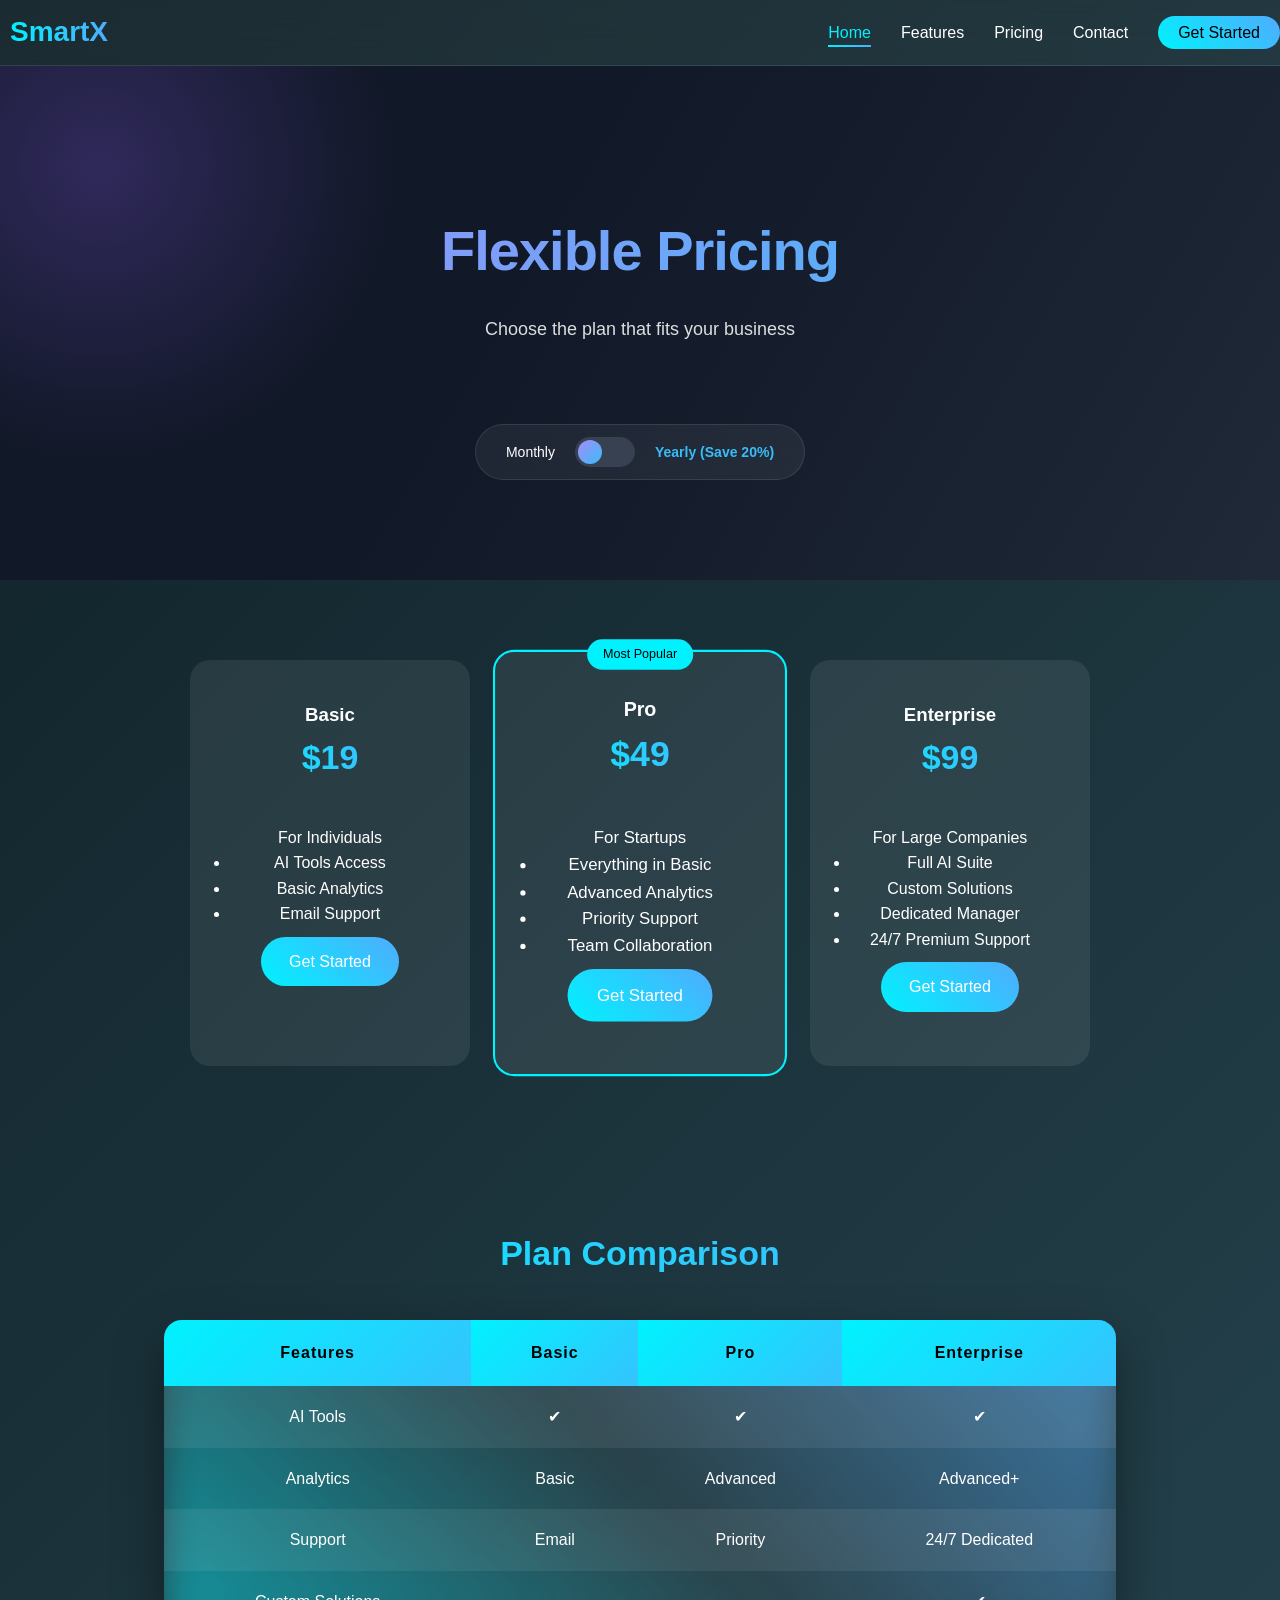
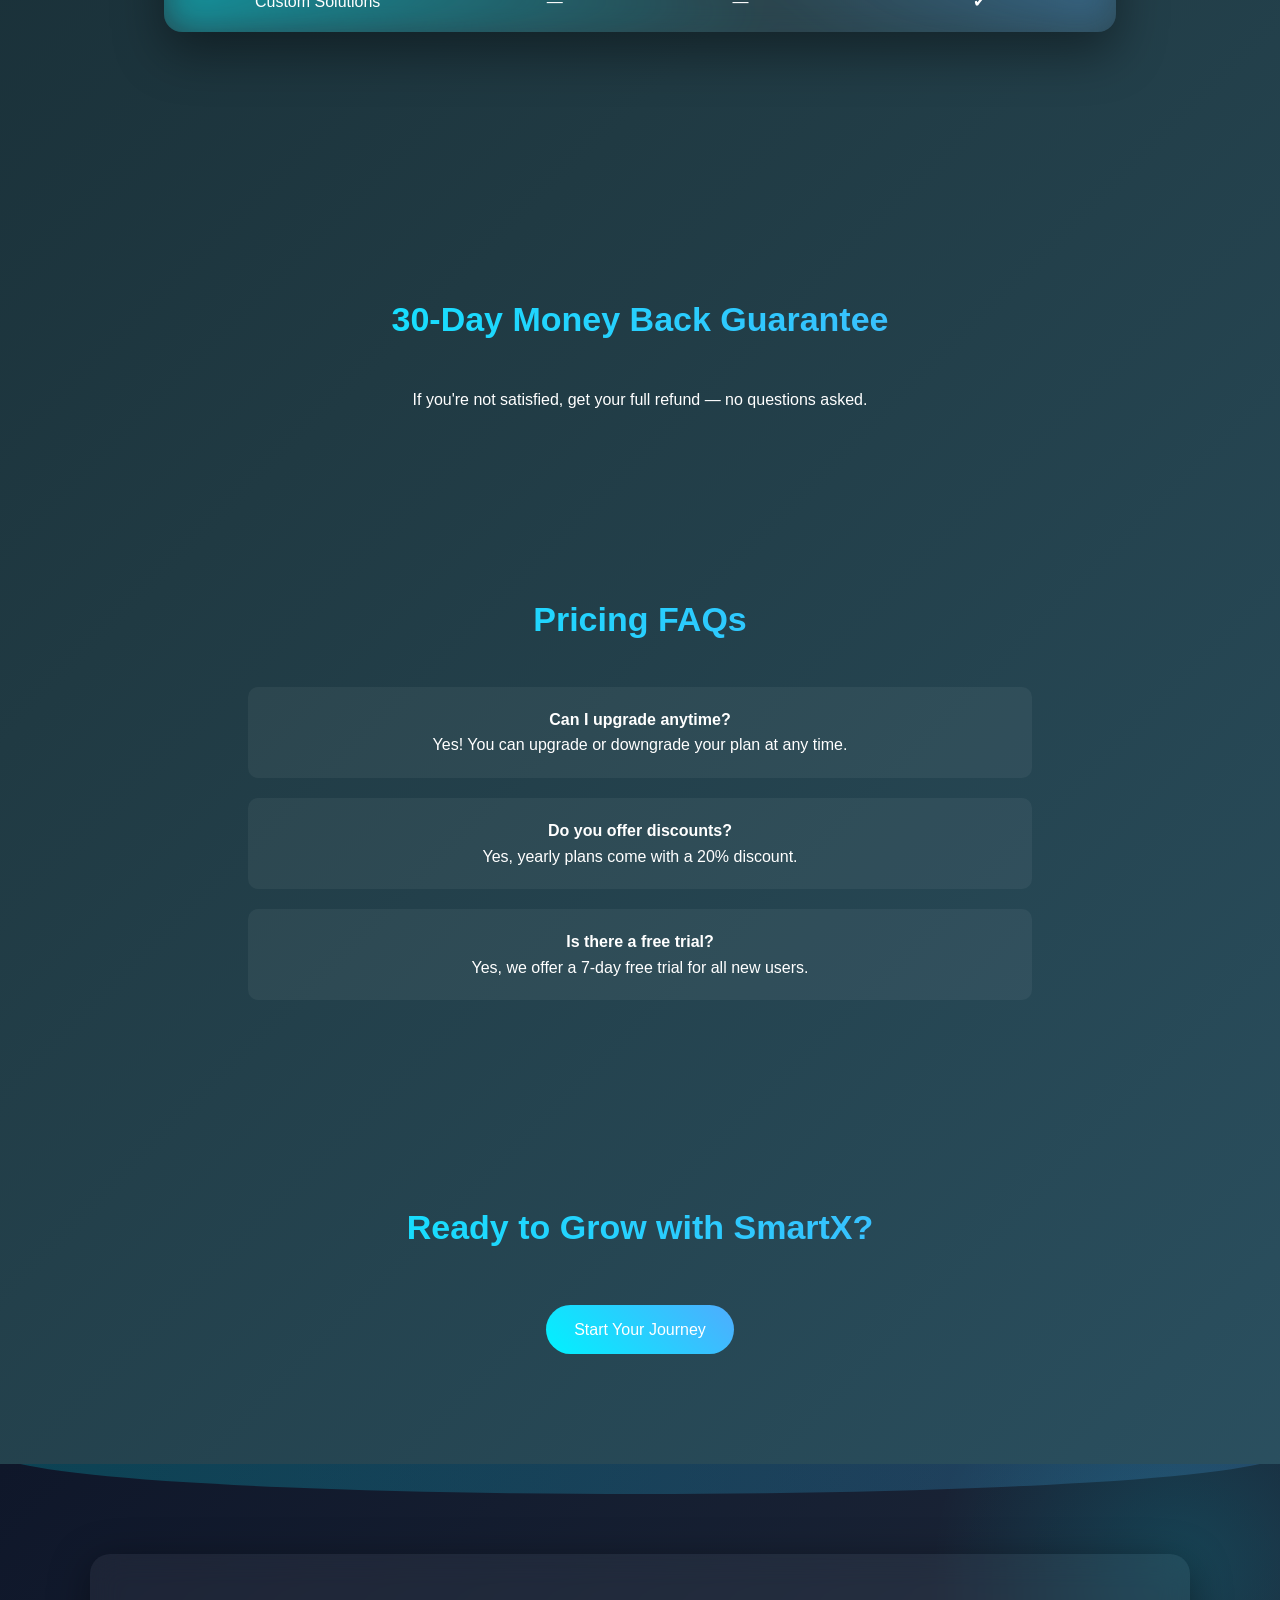
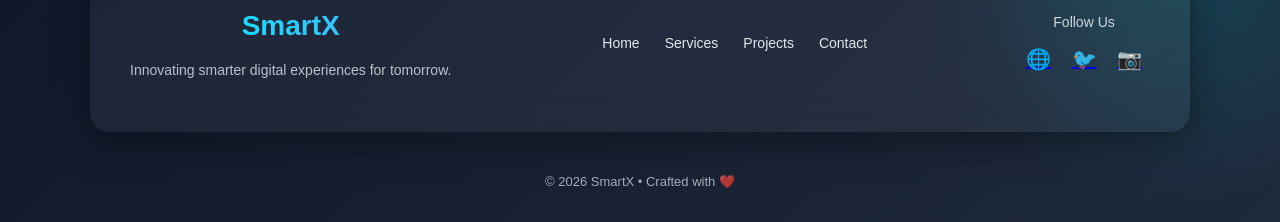
<file: pricing.html>
<!DOCTYPE html>
<html lang="en">
<head>
<meta charset="UTF-8">
<meta name="viewport" content="width=device-width, initial-scale=1.0">
<title>SmartX - Pricing</title>
<link rel="stylesheet" href="style.css">
</head>

<body>

<!-- ================= NAVIGATION ================= -->
<header id="navbar">
<nav class="nav-container">

<h2 class="logo">SmartX</h2>

<div class="menu-toggle" id="menuToggle">
<span></span>
<span></span>
<span></span>
</div>

<ul class="nav-links" id="navLinks">
<li><a href="index.html" class="active">Home</a></li>
<li><a href="features.html">Features</a></li>
<li><a href="pricing.html">Pricing</a></li>
<li><a href="contact.html">Contact</a></li>
<li><a href="#" class="nav-btn">Get Started</a></li>
</ul>

</nav>
</header>

<!-- HERO -->
<section class="page-hero">
<h1>Flexible Pricing</h1>
<p>Choose the plan that fits your business</p>

<!-- Billing Toggle -->
<div class="billing-toggle">
<span>Monthly</span>
<label class="switch">
<input type="checkbox" id="billingSwitch">
<span class="slider"></span>
</label>
<span>Yearly (Save 20%)</span>
</div>

</section>

<!-- PRICING CARDS -->
<section class="pricing-cards">

<div class="price-card">
<h3>Basic</h3>
<h2><span class="price" data-month="19" data-year="15">$19</span></h2>
<p>For Individuals</p>
<ul>
<li>AI Tools Access</li>
<li>Basic Analytics</li>
<li>Email Support</li>
</ul>
<a href="#" class="btn">Get Started</a>
</div>

<div class="price-card popular">
<div class="badge">Most Popular</div>
<h3>Pro</h3>
<h2><span class="price" data-month="49" data-year="39">$49</span></h2>
<p>For Startups</p>
<ul>
<li>Everything in Basic</li>
<li>Advanced Analytics</li>
<li>Priority Support</li>
<li>Team Collaboration</li>
</ul>
<a href="#" class="btn">Get Started</a>
</div>

<div class="price-card">
<h3>Enterprise</h3>
<h2><span class="price" data-month="99" data-year="79">$99</span></h2>
<p>For Large Companies</p>
<ul>
<li>Full AI Suite</li>
<li>Custom Solutions</li>
<li>Dedicated Manager</li>
<li>24/7 Premium Support</li>
</ul>
<a href="#" class="btn">Get Started</a>
</div>

</section>

<!-- COMPARISON TABLE -->
<section class="comparison-section">
<h2>Plan Comparison</h2>

<table>
<tr>
<th>Features</th>
<th>Basic</th>
<th>Pro</th>
<th>Enterprise</th>
</tr>
<tr>
<td>AI Tools</td>
<td>✔</td>
<td>✔</td>
<td>✔</td>
</tr>
<tr>
<td>Analytics</td>
<td>Basic</td>
<td>Advanced</td>
<td>Advanced+</td>
</tr>
<tr>
<td>Support</td>
<td>Email</td>
<td>Priority</td>
<td>24/7 Dedicated</td>
</tr>
<tr>
<td>Custom Solutions</td>
<td>—</td>
<td>—</td>
<td>✔</td>
</tr>
</table>

</section>

<!-- GUARANTEE -->
<section class="guarantee-section">
<h2>30-Day Money Back Guarantee</h2>
<p>If you're not satisfied, get your full refund — no questions asked.</p>
</section>

<!-- FAQ -->
<section class="faq-section">
<h2>Pricing FAQs</h2>

<div class="faq-item">
<h4>Can I upgrade anytime?</h4>
<p>Yes! You can upgrade or downgrade your plan at any time.</p>
</div>

<div class="faq-item">
<h4>Do you offer discounts?</h4>
<p>Yes, yearly plans come with a 20% discount.</p>
</div>

<div class="faq-item">
<h4>Is there a free trial?</h4>
<p>Yes, we offer a 7-day free trial for all new users.</p>
</div>

</section>

<!-- CTA -->
<section class="cta-section">
<h2>Ready to Grow with SmartX?</h2>
<a href="contact.html" class="btn">Start Your Journey</a>
</section>

<!-- ================= UNIQUE FOOTER ================= -->
<footer class="glass-footer">

  <div class="wave"></div>

  <div class="glass-container">

    <div class="brand">
      <h2>SmartX</h2>
      <p>Innovating smarter digital experiences for tomorrow.</p>
    </div>

    <div class="links">
      <a href="#">Home</a>
      <a href="#">Services</a>
      <a href="#">Projects</a>
      <a href="#">Contact</a>
    </div>

    <div class="social">
      <span>Follow Us</span>
      <div class="icons">
        <a href="#">🌐</a>
        <a href="#">🐦</a>
        <a href="#">📷</a>
      </div>
    </div>

  </div>

  <div class="copyright">
    © 2026 SmartX • Crafted with ❤️
  </div>

</footer>

<script src="script.js"></script>
</body>
</html>
</file>
<file: style.css>
/* ================= GLOBAL STYLES ================= */
* {
  margin: 0;
  padding: 0;
  box-sizing: border-box;
  font-family: 'Segoe UI', sans-serif;
  transition: all 0.3s ease;
}

body {
  background: linear-gradient(135deg, #0f2027, #203a43, #2c5364);
  color: white;
  line-height: 1.6;
  overflow-x: hidden;
}

/* ================= NAVIGATION ================= */

header {
  position: sticky;
  top: 0;
  width: 100%;
  z-index: 1000;
  transition: 0.4s;
}

.nav-container {
  display: flex;
  justify-content: space-between;
  align-items: center;
  background: rgba(255, 255, 255, 0.05);
  backdrop-filter: blur(15px);
  border-bottom: 1px solid rgba(255,255,255,0.1);
}

/* Scroll Effect */
header.scrolled {
  background: rgba(0,0,0,0.8);
  box-shadow: 0 5px 20px rgba(0,242,254,0.3);
}

/* Logo */
.logo {
  margin: 10px;
  font-size: 28px;
  font-weight: bold;
  background: linear-gradient(to right, #00f2fe, #4facfe);
  -webkit-background-clip: text;
  -webkit-text-fill-color: transparent;
  cursor: pointer;
}

/* Nav Links */
.nav-links {
  list-style: none;
  display: flex;
  align-items: center;
}

.nav-links li {
  margin-left: 30px;
}

.nav-links a {
  text-decoration: none;
  color: white;
  font-weight: 500;
  position: relative;
  transition: 0.3s;
}

/* Animated Underline */
.nav-links a::after {
  content: "";
  position: absolute;
  left: 0;
  bottom: -6px;
  width: 0%;
  height: 2px;
  background: linear-gradient(45deg, #00f2fe, #4facfe);
  transition: 0.4s ease;
}

.nav-links a:hover::after,
.nav-links a.active::after {
  width: 100%;
}

/* Hover Glow */
.nav-links a:hover {
  color: #00f2fe;
}

/* CTA Button */
.nav-btn {
  padding: 8px 20px;
  border-radius: 25px;
  background: linear-gradient(45deg, #00f2fe, #4facfe);
  color: black !important;
  transition: 0.4s;
}

.nav-btn:hover {
  transform: scale(1.1);
  box-shadow: 0 0 15px #00f2fe;
}

/* ================= MOBILE MENU ================= */

.menu-toggle {
  display: none;
  flex-direction: column;
  cursor: pointer;
}

.menu-toggle span {
  height: 3px;
  width: 25px;
  background: white;
  margin: 4px 0;
  transition: 0.4s;
}

/* Responsive */
@media (max-width: 768px) {

  .menu-toggle {
    display: flex;
  }

  .nav-links {
    position: absolute;
    top: 70px;
    right: -100%;
    background: rgba(0,0,0,0.9);
    flex-direction: column;
    width: 220px;
    text-align: center;
    padding: 20px;
    transition: 0.4s;
    border-radius: 10px;
  }

  .nav-links.active {
    right: 20px;
  }

  .nav-links li {
    margin: 20px 0;
  }
}
/* ================= HERO SECTION ================= */

.hero {
  height: 70vh;
  position: relative;
  overflow: hidden;
  display: flex;
  justify-content: center;
  align-items: center;
  text-align: center;
  color: #fff;
  padding: 0 20px;
}

/* Background Image + Overlay */
.hero::before {
  content: "";
  position: absolute;
  inset: 0;
  background:
    linear-gradient(to right, rgba(0,0,0,0.7), rgba(0,0,0,0.5)),
    url("images/hero.jpg") no-repeat center center/cover;
  z-index: -1;
  animation: zoomBg 20s ease-in-out infinite alternate;
  transform: scale(1);
}

/* Smooth Zoom Animation */
@keyframes zoomBg {
  0% { transform: scale(1); }
  100% { transform: scale(1.1); }
}

/* Hero Content Animation */
.hero-content {
  animation: fadeUp 1.5s ease-in-out;
  max-width: 800px;
}

.hero-content h1 {
  font-size: 56px;
  margin-bottom: 20px;
  background: linear-gradient(to right, #00f2fe, #4facfe);
  -webkit-background-clip: text;
  -webkit-text-fill-color: transparent;
}

.hero-content p {
  font-size: 22px;
  margin-bottom: 35px;
  opacity: 0.9;
}

/* Fade Up Animation */
@keyframes fadeUp {
  from {
    opacity: 0;
    transform: translateY(40px);
  }
  to {
    opacity: 1;
    transform: translateY(0);
  }
}

/* Buttons spacing */
.hero .btn {
  margin: 10px;
}

/* Responsive */
@media (max-width: 768px) {
  .hero-content h1 {
    font-size: 36px;
  }

  .hero-content p {
    font-size: 18px;
  }
}

/* ================= ABOUT SECTION ================= */

.about-section {
  position: relative;
  overflow: hidden;
  background: linear-gradient(-45deg, #0f172a, #1e293b, #0f172a, #1e293b);
  background-size: 400% 400%;
  animation: gradientMove 12s ease infinite;
  transition: transform 0.4s ease;
  perspective: 1000px;
}

/* Animated Gradient Background */
@keyframes gradientMove {
  0% { background-position: 0% 50%; }
  50% { background-position: 100% 50%; }
  100% { background-position: 0% 50%; }
}

/* Floating Glow */
.about-section::before {
  content: "";
  position: absolute;
  width: 500px;
  height: 500px;
  background: radial-gradient(circle, rgba(0,242,254,0.3), transparent 70%);
  top: -150px;
  right: -150px;
  animation: floatGlow 6s ease-in-out infinite alternate;
  z-index: 0;
}

@keyframes floatGlow {
  0% { transform: translateY(0); }
  100% { transform: translateY(40px); }
}

/* Background Word */
.about-section::after {
  content: "SMARTX";
  position: absolute;
  font-size: 220px;
  font-weight: 900;
  color: rgba(255,255,255,0.03);
  top: 50%;
  left: 50%;
  transform: translate(-50%, -50%);
  letter-spacing: 20px;
  z-index: 0;
}

/* Content Base State (hidden for scroll animation) */
.about-section h2,
.about-section p {
  position: relative;
  z-index: 2;
  max-width: 700px;
  opacity: 0;
  transform: translateY(60px);
  transition: all 0.8s ease;
}

/* Active Scroll State */
.about-section.active h2,
.about-section.active p {
  opacity: 1;
  transform: translateY(0);
}

/* Heading */
.about-section h2 {
  font-size: 48px;
  color: white;
  border-left: 6px solid #00f2fe;
  padding-left: 20px;
  margin-bottom: 30px;
  transition: 0.4s;
}

/* Paragraph */
.about-section p {
  font-size: 19px;
  line-height: 1.9;
  color: #cbd5e1;
  margin-left: 26px;
  transition: 0.4s;
}

/* 3D Hover Tilt */
.about-section:hover {
  transform: rotateX(2deg) rotateY(2deg) scale(1.01);
}

.about-section:hover h2 {
  color: #00f2fe;
}

.about-section:hover p {
  color: #ffffff;
}

/* Responsive */
@media (max-width: 768px) {
  .about-section {
    padding: 100px 30px;
  }

  .about-section::after {
    font-size: 100px;
  }

  .about-section h2 {
    font-size: 32px;
  }
}


/* ================= BUTTONS ================= */
.btn {
  display: inline-block;
  padding: 12px 28px;
  margin: 10px;
  border-radius: 30px;
  text-decoration: none;
  color: white;
  background: linear-gradient(45deg, #00f2fe, #4facfe);
}

.btn:hover {
  transform: scale(1.1);
  box-shadow: 0 0 20px #00f2fe;
}

.secondary {
  background: linear-gradient(45deg, #ff416c, #ff4b2b);
}

/* ================= SECTIONS ================= */
section {
  padding: 100px 60px;
  text-align: center;
}

h2 {
  margin-bottom: 40px;
  font-size: 34px;
  background: linear-gradient(to right, #00f2fe, #4facfe);
  -webkit-background-clip: text;
  -webkit-text-fill-color: transparent;
}

/* ================= FUTURISTIC FEATURES SECTION ================= */

.features-preview {
  background: #0f172a;
  text-align: center;
  position: relative;
  overflow: hidden;
  color: white;
}

/* Subtle animated background grid */
.features-preview::before {
  content: "";
  position: absolute;
  width: 100%;
  height: 100%;
  background-image: linear-gradient(rgba(255,255,255,0.03) 1px, transparent 1px),
                    linear-gradient(90deg, rgba(255,255,255,0.03) 1px, transparent 1px);
  background-size: 40px 40px;
  animation: moveGrid 20s linear infinite;
  top: 0;
  left: 0;
  z-index: 0;
}

@keyframes moveGrid {
  from { transform: translateY(0); }
  to { transform: translateY(40px); }
}

/* Heading */
.features-preview h2 {
  font-size: 42px;
  margin-bottom: 80px;
  position: relative;
  z-index: 2;
  letter-spacing: 1px;
}

/* Cards Layout */
.features-preview .cards {
  display: grid;
  grid-template-columns: repeat(auto-fit, minmax(260px, 1fr));
  gap: 40px;
  max-width: 1000px;
  margin: auto;
  position: relative;
  z-index: 2;
}

/* Card Style */
.features-preview .card {
  background: #1e293b;
  padding: 60px 30px;
  border-radius: 20px;
  position: relative;
  transition: 0.5s ease;
  overflow: hidden;
  border: 1px solid rgba(255,255,255,0.05);
}

/* Glow Border Effect */
.features-preview .card::before {
  content: "";
  position: absolute;
  inset: -2px;
  border-radius: 20px;
  background: linear-gradient(45deg, #00f2fe, #4facfe, transparent);
  z-index: -1;
  opacity: 0;
  transition: 0.5s ease;
}

.features-preview .card:hover::before {
  opacity: 1;
  filter: blur(10px);
}

/* Hover Animation */
.features-preview .card:hover {
  transform: translateY(-15px) scale(1.05);
  box-shadow: 0 30px 60px rgba(0,0,0,0.6);
}

/* Icon Title */
.features-preview .card h3 {
  font-size: 22px;
  margin-bottom: 20px;
  background: linear-gradient(45deg, #00f2fe, #4facfe);
  -webkit-background-clip: text;
  -webkit-text-fill-color: transparent;
}

/* Paragraph */
.features-preview .card p {
  font-size: 15px;
  line-height: 1.7;
  color: #cbd5e1;
}

/* Responsive */
@media (max-width: 768px) {
  .features-preview h2 {
    font-size: 30px;
  }
}

/* ================= ANIMATED TABLE ================= */

table {
  width: 85%;
  margin: 80px auto;
  border-collapse: collapse;
  border-radius: 18px;
  overflow: hidden;
  background: rgba(255, 255, 255, 0.05);
  backdrop-filter: blur(12px);
  box-shadow: 0 20px 50px rgba(0,0,0,0.4);
  animation: tableFade 1.2s ease forwards;
  opacity: 0;
  transform: translateY(40px);
}

/* Table Fade In */
@keyframes tableFade {
  to {
    opacity: 1;
    transform: translateY(0);
  }
}

/* Table Head */
th {
  padding: 20px;
  text-align: center;
  background: linear-gradient(-45deg, #00f2fe, #4facfe, #00f2fe);
  background-size: 300% 300%;
  color: black;
  font-weight: 700;
  letter-spacing: 1px;
  animation: gradientShift 6s ease infinite;
}

/* Animated Gradient */
@keyframes gradientShift {
  0% { background-position: 0% 50%; }
  50% { background-position: 100% 50%; }
  100% { background-position: 0% 50%; }
}

/* Table Data */
td {
  padding: 18px;
  text-align: center;
  transition: all 0.4s ease;
}

/* Alternating Rows */
tr:nth-child(even) {
  background: rgba(255, 255, 255, 0.07);
}

/* Row Hover Effect */
tr {
  transition: all 0.4s ease;
}

tr:hover {
  background: rgba(0, 242, 254, 0.25);
  transform: scale(1.02);
  box-shadow: 0 10px 30px rgba(0, 242, 254, 0.3);
  cursor: pointer;
}

/* Smooth Cell Highlight on Hover */
tr:hover td {
  color: #ffffff;
  letter-spacing: 0.5px;
}

/* Border Glow Effect */
table::before {
  content: "";
  position: absolute;
  inset: -3px;
  border-radius: 20px;
  background: linear-gradient(45deg, #00f2fe, transparent, #4facfe);
  z-index: -1;
  filter: blur(20px);
  opacity: 0.5;
  animation: borderGlow 4s linear infinite;
}

@keyframes borderGlow {
  0% { transform: rotate(0deg); }
  100% { transform: rotate(360deg); }
}
/* ================= TESTIMONIALS ================= */

.testimonials {
  padding: 120px 20px;
  background: linear-gradient(135deg, #0f172a, #1e293b);
  text-align: center;
  color: white;
  position: relative;
  overflow: hidden;
}

/* Section Heading */
.testimonials h2 {
  font-size: 38px;
  margin-bottom: 70px;
  position: relative;
  animation: fadeDown 1s ease forwards;
  opacity: 0;
  transform: translateY(-30px);
}

@keyframes fadeDown {
  to {
    opacity: 1;
    transform: translateY(0);
  }
}

/* Cards Container */
.testimonials .cards {
  display: flex;
  justify-content: center;
  gap: 30px;
  flex-wrap: wrap;
}

/* Individual Card */
.testimonials .card {
  position: relative;
  width: 300px;
  padding: 40px 30px;
  border-radius: 20px;
  background: rgba(255,255,255,0.08);
  backdrop-filter: blur(15px);
  box-shadow: 0 20px 40px rgba(0,0,0,0.4);
  transition: 0.4s ease;
  overflow: hidden;
  animation: fadeUp 1s ease forwards;
  opacity: 0;
  transform: translateY(40px);
}

/* Stagger animation */
.testimonials .card:nth-child(2) {
  animation-delay: 0.2s;
}
.testimonials .card:nth-child(3) {
  animation-delay: 0.4s;
}

@keyframes fadeUp {
  to {
    opacity: 1;
    transform: translateY(0);
  }
}

/* Big Quote Mark */
.testimonials .card::before {
  content: "“";
  position: absolute;
  font-size: 120px;
  color: rgba(255,255,255,0.05);
  top: 10px;
  left: 20px;
  font-family: serif;
}

/* Text */
.testimonials .card p {
  font-size: 16px;
  line-height: 1.7;
  margin-bottom: 20px;
  position: relative;
  z-index: 2;
}

/* Author */
.testimonials .card h4 {
  font-weight: 600;
  color: #00f2fe;
  position: relative;
  z-index: 2;
}

/* Hover Effect */
.testimonials .card:hover {
  transform: translateY(-15px) scale(1.05);
  box-shadow: 0 30px 60px rgba(0,242,254,0.4);
}

/* Responsive */
@media (max-width: 768px) {
  .testimonials h2 {
    font-size: 28px;
  }
}


/* ================= BOLD CTA NEWSLETTER ================= */

.newsletter {
  padding: 140px 20px;
  text-align: center;
  position: relative;
  overflow: hidden;
  background: #0a0f1c;
  color: white;
}

/* Sliding Light Effect */
.newsletter::before {
  content: "";
  position: absolute;
  top: 0;
  left: -100%;
  width: 60%;
  height: 100%;
  background: linear-gradient(
    120deg,
    transparent,
    rgba(255,255,255,0.08),
    transparent
  );
  transform: skewX(-20deg);
  animation: lightSlide 6s infinite;
}

@keyframes lightSlide {
  0% { left: -100%; }
  100% { left: 200%; }
}

/* Heading */
.newsletter h2 {
  font-size: 42px;
  margin-bottom: 15px;
  letter-spacing: 1px;
  animation: fadeUp 1s ease forwards;
  opacity: 0;
  transform: translateY(40px);
}

/* Paragraph */
.newsletter p {
  margin-bottom: 40px;
  font-size: 18px;
  color: #9ca3af;
  animation: fadeUp 1.2s ease forwards;
  opacity: 0;
  transform: translateY(40px);
}

@keyframes fadeUp {
  to {
    opacity: 1;
    transform: translateY(0);
  }
}

/* Form */
.newsletter form {
  display: flex;
  justify-content: center;
  gap: 15px;
  flex-wrap: wrap;
  animation: fadeUp 1.4s ease forwards;
  opacity: 0;
  transform: translateY(40px);
}

/* Input */
.newsletter input {
  padding: 15px 20px;
  width: 280px;
  border-radius: 50px;
  border: 1px solid #374151;
  background: #111827;
  color: white;
  font-size: 15px;
  transition: 0.3s ease;
}

.newsletter input:focus {
  outline: none;
  border-color: #00f2fe;
  box-shadow: 0 0 15px rgba(0,242,254,0.5);
}

/* Button */
.newsletter button {
  padding: 15px 35px;
  border-radius: 50px;
  border: none;
  background: #00f2fe;
  color: #0a0f1c;
  font-weight: 600;
  cursor: pointer;
  position: relative;
  overflow: hidden;
  transition: 0.3s ease;
}

/* Ripple Effect */
.newsletter button::after {
  content: "";
  position: absolute;
  width: 0;
  height: 0;
  background: rgba(255,255,255,0.4);
  border-radius: 50%;
  top: 50%;
  left: 50%;
  transform: translate(-50%, -50%);
  transition: 0.6s ease;
}

.newsletter button:hover::after {
  width: 300px;
  height: 300px;
  opacity: 0;
}

.newsletter button:hover {
  transform: translateY(-4px);
  box-shadow: 0 15px 30px rgba(0,242,254,0.5);
}

.newsletter button:active {
  transform: scale(0.95);
}

/* Responsive */
@media (max-width: 768px) {
  .newsletter h2 {
    font-size: 28px;
  }

  .newsletter form {
    flex-direction: column;
  }
}
/* ================= GLASS FOOTER ================= */

.glass-footer {
  position: relative;
  padding: 90px 20px 30px;
  background: linear-gradient(135deg, #0f172a, #1e293b);
  overflow: hidden;
  color: #e2e8f0;
  text-align: center;
}

/* Animated gradient glow background */
.glass-footer::before {
  content: "";
  position: absolute;
  width: 500px;
  height: 500px;
  background: radial-gradient(circle, rgba(0,242,254,0.15), transparent 70%);
  top: -150px;
  right: -150px;
  animation: rotateGlow 18s linear infinite;
  z-index: 0;
}

/* Wave styling */
.wave {
  position: absolute;
  top: -50px;
  left: 0;
  width: 100%;
  height: 80px;
  background: linear-gradient(to right, #00f2fe, #4facfe);
  border-radius: 0 0 50% 50%;
  opacity: 0.2;
  animation: waveMove 6s ease-in-out infinite alternate;
}

/* Glass container */
.glass-container {
  max-width: 1100px;
  margin: auto;
  padding: 50px 40px;
  border-radius: 20px;
  backdrop-filter: blur(15px);
  background: rgba(255, 255, 255, 0.05);
  box-shadow: 0 8px 40px rgba(0,0,0,0.4);
  display: flex;
  flex-wrap: wrap;
  justify-content: space-between;
  align-items: center;
  gap: 40px;
  position: relative;
  z-index: 1;
  transition: 0.4s ease;
}

.glass-container:hover {
  transform: translateY(-6px);
  box-shadow: 0 15px 50px rgba(0,242,254,0.2);
}

/* Brand */
.brand h2 {
  font-size: 28px;
  margin-bottom: 10px;
  color: #ffffff;
  transition: 0.3s ease;
}

.brand h2:hover {
  text-shadow: 0 0 12px #00f2fe;
}

.brand p {
  font-size: 14px;
  opacity: 0.8;
}

/* Links */
.links {
  display: flex;
  gap: 25px;
}

.links a {
  text-decoration: none;
  color: #e2e8f0;
  font-size: 14px;
  position: relative;
  transition: 0.3s ease;
}

/* Animated underline */
.links a::after {
  content: "";
  position: absolute;
  width: 0%;
  height: 2px;
  left: 0;
  bottom: -6px;
  background: #00f2fe;
  transition: 0.3s ease;
}

.links a:hover {
  color: #00f2fe;
  transform: translateY(-3px);
}

.links a:hover::after {
  width: 100%;
}

/* Social */
.social span {
  display: block;
  margin-bottom: 10px;
  font-size: 14px;
  opacity: 0.9;
}

.icons a {
  display: inline-block;
  font-size: 20px;
  margin: 0 8px;
  transition: 0.3s ease;
}

.icons a:hover {
  transform: scale(1.3) rotate(10deg);
  color: #00f2fe;
}

/* Copyright */
.copyright {
  margin-top: 40px;
  font-size: 13px;
  opacity: 0.7;
  position: relative;
  z-index: 1;
}

/* ================= Animations ================= */

@keyframes rotateGlow {
  from { transform: rotate(0deg); }
  to { transform: rotate(360deg); }
}

@keyframes waveMove {
  from { transform: translateY(0px); }
  to { transform: translateY(15px); }
}
/* ================= HERO SLIDER ================= */

.hero-slider {
  padding:0;
  position: relative;
  height: 55vh;
  width: 100%;
  overflow: hidden;
  color: white;
  font-family: Arial, sans-serif;
}

/* Slides container */
.slides {
  position: relative;
  width: 100%;
  height: 100%;
}

/* Each slide */
.slide {
  position: absolute;
  width: 100%;
  height: 100%;
  transition: opacity 1s ease, transform 1s ease;
  transform: scale(1.05);
  background-size: cover;
  background-position: center;
  display: flex;
  flex-direction: column;
  align-items: center;
  justify-content: center;
  text-align: center;
}

/* Assign background images */
.slide:nth-child(1) {
  background-image: url("images/a1.jpg");
}

.slide:nth-child(2) {
  background-image: url("images/a2.jpg");
}

.slide:nth-child(3) {
  background-image: url("images/a3.jpg");
}

/* Dark overlay */
.slide::before {
  content: "";
  position: absolute;
  inset: 0;
  background: linear-gradient(
    135deg,
    rgba(15, 23, 42, 0.85),
    rgba(30, 41, 59, 0.85)
  );
  z-index: 1;
}

/* Active slide */
.slide.active {
  opacity: 1;
  transform: scale(1);
  z-index: 2;
}

/* Content above overlay */
.slide h1,
.slide p {
  position: relative;
  z-index: 2;
}

.slide h1 {
  font-size: 48px;
  margin-bottom: 15px;
  animation: fadeUp 1s ease forwards;
}

.slide p {
  font-size: 18px;
  opacity: 0.9;
  animation: fadeUp 1.4s ease forwards;
}

/* Dots */
.dots {
  position: absolute;
  bottom: 30px;
  width: 100%;
  text-align: center;
  z-index: 3;
}

.dot {
  display: inline-block;
  width: 12px;
  height: 12px;
  margin: 0 6px;
  background: #64748b;
  border-radius: 50%;
  cursor: pointer;
  transition: 0.3s ease;
}

.dot.active {
  background: #00f2fe;
  transform: scale(1.4);
  box-shadow: 0 0 10px #00f2fe;
}

/* Text animation */
@keyframes fadeUp {
  from {
    opacity: 0;
    transform: translateY(30px);
  }
  to {
    opacity: 1;
    transform: translateY(0);
  }
}

/* Services Grid Styles */
.services-grid {
  display: grid;
  grid-template-columns: repeat(auto-fit, minmax(320px, 1fr));
  gap: 2rem;
  max-width: 1200px;
  margin: 4rem auto;
  padding: 0 2rem;
}

.service-card {
  background: linear-gradient(145deg, #f8fafc 0%, #e2e8f0 100%);
  border-radius: 20px;
  padding: 2.5rem 2rem;
  text-align: center;
  box-shadow: 
    0 10px 30px rgba(15, 23, 42, 0.12),
    0 4px 12px rgba(15, 23, 42, 0.08);
  transition: all 0.4s cubic-bezier(0.4, 0, 0.2, 1);
  border: 1px solid rgba(99, 116, 139, 0.3);
  position: relative;
  overflow: hidden;
}

.service-card::before {
  content: '';
  position: absolute;
  top: 0;
  left: 0;
  right: 0;
  height: 4px;
  background: linear-gradient(90deg, #00f2fe 0%, #06b6d4 50%, #0891b2 100%);
  transform: scaleX(0);
  transition: transform 0.4s ease;
}

.service-card:hover::before {
  transform: scaleX(1);
}

.service-card:hover {
  transform: translateY(-12px) scale(1.02);
  box-shadow: 
    0 25px 50px rgba(15, 23, 42, 0.2),
    0 8px 25px rgba(0, 242, 254, 0.15);
  background: linear-gradient(145deg, #5485b6 0%, #c2c8ce 100%);
}

.service-card h3 {
  font-size: 1.5rem;
  font-weight: 700;
  margin: 0 0 1.2rem 0;
  color: #0f172a;
  display: flex;
  align-items: center;
  justify-content: center;
  gap: 0.75rem;
  font-family: -apple-system, BlinkMacSystemFont, 'Segoe UI', Roboto, sans-serif;
}

.service-card h3::before {
  content: attr(data-emoji); /* Optional: if you want to use data attributes instead of emojis */
  font-size: 2rem;
  margin-right: 0.75rem;
  filter: drop-shadow(0 2px 4px rgba(15, 23, 42, 0.2));
  transition: all 0.3s ease;
}

.service-card:hover h3::before {
  filter: drop-shadow(0 2px 8px rgba(0, 242, 254, 0.4));
  transform: scale(1.1) rotate(5deg);
}

.service-card p {
  color: #475569;
  font-size: 1.1rem;
  line-height: 1.6;
  margin: 0;
  font-family: -apple-system, BlinkMacSystemFont, 'Segoe UI', Roboto, sans-serif;
}

/* Responsive */
@media (max-width: 768px) {
  .services-grid {
    grid-template-columns: 1fr;
    gap: 1.5rem;
    padding: 0 1.5rem;
    margin: 2rem auto;
  }
  
  .service-card {
    padding: 2rem 1.5rem;
  }
}


/* Dark mode support */
@media (prefers-color-scheme: dark) {
  .card {
    background: linear-gradient(145deg, #1e293b 0%, #334155 100%);
    border: 1px solid rgba(255, 255, 255, 0.1);
  }
  
  .card h3 {
    color: #f8fafc;
  }
  
  .card p {
    color: #cbd5e1;
  }
  
  .card:hover {
    background: linear-gradient(145deg, #1e293b 0%, #475569 100%);
  }
}

/* ================= FEATURE HIGHLIGHT WITH ANIMATIONS ================= */
.feature-highlight {
  display: grid;
  grid-template-columns: 1fr 1fr;
  gap: 4rem;
  max-width: 1200px;
  margin: 6rem auto;
  padding: 0 2rem;
  align-items: center;
  overflow: hidden;
}

.highlight-text {
  padding-right: 2rem;
  opacity: 0;
  transform: translateY(40px);
  animation: slideUp 1s ease forwards;
}

.highlight-text h2 {
  font-size: 2.5rem;
  font-weight: 700;
  color: #0f172a;
  margin-bottom: 1.5rem;
  line-height: 1.2;
     background: linear-gradient(135deg, #d1d4da 0%, #d9dde4 50%, #5d7c97 100%);
  -webkit-background-clip: text;
  -webkit-text-fill-color: transparent;
  background-clip: text;
  position: relative;
}

.highlight-text h2::after {
  content: '';
  position: absolute;
  bottom: -10px;
  left: 0;
  width: 60px;
  height: 3px;
  background: linear-gradient(90deg, #00f2fe, #06b6d4);
  border-radius: 2px;
  animation: expandWidth 1.2s ease forwards;
}

.highlight-text p {
  color: ffffff;
  font-size: 1.2rem;
  line-height: 1.7;
  margin-bottom: 2rem;
}

.highlight-text ul {
  list-style: none;
  padding: 0;
  margin-bottom: 2rem;
}

.highlight-text li {
 color: #ffffff;
  font-size: 1.1rem;
  margin-bottom: 0.75rem;
  display: flex;
  align-items: center;
  gap: 0.75rem;
  opacity: 0;
  transform: translateX(-20px);
  animation: listSlide 0.6s ease forwards;
}

.highlight-text li:nth-child(1) { animation-delay: 0.2s; }
.highlight-text li:nth-child(2) { animation-delay: 0.4s; }
.highlight-text li:nth-child(3) { animation-delay: 0.6s; }

.btn-primary {
  display: inline-block;
  background: linear-gradient(135deg, #00f2fe 0%, #06b6d4 100%);
  color: #0f172a;
  padding: 1rem 2.5rem;
  border-radius: 50px;
  font-weight: 600;
  font-size: 1.1rem;
  text-decoration: none;
  transition: all 0.4s cubic-bezier(0.4, 0, 0.2, 1);
  box-shadow: 
    0 8px 25px rgba(0, 242, 254, 0.4),
    0 4px 12px rgba(0, 242, 254, 0.2);
  position: relative;
  overflow: hidden;
  font-family: -apple-system, BlinkMacSystemFont, 'Segoe UI', Roboto, sans-serif;
}

.btn-primary::before {
  content: '';
  position: absolute;
  top: 0;
  left: -100%;
  width: 100%;
  height: 100%;
  background: linear-gradient(90deg, transparent, rgba(255,255,255,0.3), transparent);
  transition: left 0.6s;
}

.btn-primary:hover::before {
  left: 100%;
}

.btn-primary:hover {
  transform: translateY(-3px) scale(1.05);
  box-shadow: 
    0 15px 35px rgba(96, 92, 141, 0.5),
    0 8px 20px rgba(0, 242, 254, 0.3);
}

.highlight-image {
  opacity: 0;
  transform: scale(0.8) rotate(-5deg);
  animation: floatIn 1.2s ease forwards 0.3s;
}

.mock-box {
  background: linear-gradient(145deg, #1e293b 0%, #334155 100%);
  color: #e2e8f0;
  padding: 3.5rem 2.5rem;
  border-radius: 24px;
  width: 100%;
  max-width: 420px;
  text-align: center;
  box-shadow: 
    0 25px 50px rgba(15, 23, 42, 0.4),
    inset 0 1px 0 rgba(255, 255, 255, 0.1),
    0 0 30px rgba(0, 242, 254, 0.1);
  font-size: 1.2rem;
  font-weight: 500;
  position: relative;
  animation: pulseGlow 2s ease-in-out infinite;
}

.mock-box::before {
  content: '';
  position: absolute;
  inset: -4px;
  background: linear-gradient(45deg, #52557b, #5c5080, #475d89);
  border-radius: 28px;
  z-index: -1;
  opacity: 0;
  animation: borderGlow 3s ease-in-out infinite;
}
/* ================= STATS SECTION ================= */
.stats-section {
  display: grid;
  grid-template-columns: repeat(auto-fit, minmax(250px, 1fr));
  gap: 2rem;
  max-width: 1200px;
  margin: 8rem auto;
  padding: 0 2rem;
  background: linear-gradient(135deg, #f8fafc 0%, #e2e8f0 100%);
  border-radius: 24px;
  padding: 4rem 2rem;
  position: relative;
  overflow: hidden;
  backdrop-filter: blur(20px);
  border: 1px solid rgba(99, 116, 139, 0.2);
}

.stats-section::before {
  content: '';
  position: absolute;
  inset: 0;
  background: radial-gradient(circle at 20% 80%, rgba(0, 242, 254, 0.1) 0%, transparent 50%),
              radial-gradient(circle at 80% 20%, rgba(6, 182, 212, 0.1) 0%, transparent 50%);
  pointer-events: none;
  z-index: 0;
}

.stat-box {
  position: relative;
  z-index: 1;
  text-align: center;
  padding: 2.5rem 1.5rem;
  background: rgba(255, 255, 255, 0.4);
  backdrop-filter: blur(20px);
  border-radius: 20px;
  border: 1px solid rgba(99, 116, 139, 0.15);
  transition: all 0.5s cubic-bezier(0.4, 0, 0.2, 1);
  opacity: 0;
  transform: translateY(40px);
  animation: statReveal 0.8s ease forwards;
}

.stat-box:nth-child(1) { animation-delay: 0.1s; }
.stat-box:nth-child(2) { animation-delay: 0.2s; }
.stat-box:nth-child(3) { animation-delay: 0.3s; }
.stat-box:nth-child(4) { animation-delay: 0.4s; }

.stat-box:hover {
  transform: translateY(-15px) scale(1.05);
  background: rgba(255, 255, 255, 0.7);
  box-shadow: 
    0 30px 60px rgba(0, 242, 254, 0.3),
    0 15px 35px rgba(15, 23, 42, 0.2),
    inset 0 1px 0 rgba(0, 242, 254, 0.2);
  border-color: rgba(0, 242, 254, 0.4);
}

.stat-box h2 {
  font-size: clamp(2.5rem, 5vw, 4.5rem);
  font-weight: 800;
  margin: 0 0 0.75rem 0;
  background: linear-gradient(135deg, #00f2fe 0%, #06b6d4 50%, #0891b2 100%);
  -webkit-background-clip: text;
  -webkit-text-fill-color: transparent;
  background-clip: text;
  line-height: 1;
  position: relative;
}

.stat-box h2::after {
  content: '';
  position: absolute;
  bottom: -12px;
  left: 50%;
  transform: translateX(-50%);
  width: 50px;
  height: 3px;
  background: linear-gradient(90deg, #00f2fe, #06b6d4);
  border-radius: 2px;
  opacity: 0;
  transition: all 0.3s ease;
}

.stat-box:hover h2::after {
  opacity: 1;
  width: 70px;
}

.stat-box p {
  color: #475569; /* Slate-600 */
  font-size: 1.1rem;
  font-weight: 500;
  margin: 0;
  letter-spacing: 0.025em;
  text-transform: uppercase;
  font-family: -apple-system, BlinkMacSystemFont, 'Segoe UI', Roboto, sans-serif;
}

/* ================= ANIMATIONS ================= */
@keyframes statReveal {
  to {
    opacity: 1;
    transform: translateY(0);
  }
}

/* Counter Animation (JavaScript required) */
@keyframes countUp {
  from { opacity: 0; transform: scale(0.8); }
  to { opacity: 1; transform: scale(1); }
}

/* Responsive */
@media (max-width: 768px) {
  .stats-section {
    grid-template-columns: repeat(auto-fit, minmax(200px, 1fr));
    gap: 1.5rem;
    padding: 3rem 1.5rem;
    margin: 4rem auto;
  }
  
  .stat-box {
    padding: 2rem 1rem;
  }
}

@media (max-width: 480px) {
  .stats-section {
    grid-template-columns: 1fr;
    max-width: 400px;
  }
}

/* ================= ENHANCED PROCESS SECTION ================= */
.process-section {
  padding: 100px 60px;
 background: linear-gradient(135deg, #0f172a, #1e293b);
  position: relative;
  overflow: hidden;
}

.process-section::before {
  content: '';
  position: absolute;
  top: 0;
  left: 0;
  right: 0;
  height: 1px;
  background: linear-gradient(90deg, transparent, #597996, transparent);
  animation: shimmer 3s ease-in-out infinite;
}

.process-steps {
  display: flex;
  justify-content: center;
  gap: 30px;
  flex-wrap: wrap;
  margin-top: 40px;
  max-width: 1000px;
  margin-left: auto;
  margin-right: auto;
}

.step {
  background: rgba(61, 104, 147, 0.9);
  backdrop-filter: blur(20px);
  padding: 2.5rem 1.5rem;
  border-radius: 24px;
  width: 220px;
  border: 1px solid rgba(99, 116, 139, 0.3);
  transition: all 0.5s cubic-bezier(0.4, 0, 0.2, 1);
  text-align: center;
  position: relative;
  opacity: 0;
  transform: translateY(50px);
  animation: stepReveal 0.8s ease forwards;
}

.step:nth-child(1) { animation-delay: 0.1s; }
.step:nth-child(2) { animation-delay: 0.2s; }
.step:nth-child(3) { animation-delay: 0.3s; }
.step:nth-child(4) { animation-delay: 0.4s; }
.step:nth-child(5) { animation-delay: 0.5s; }
.step:nth-child(6) { animation-delay: 0.6s; }

.step::before {
  content: '';
  position: absolute;
  top: 0;
  left: 0;
  right: 0;
  height: 4px;
  background: linear-gradient(90deg, #a0a4b3 0%, #23284e 100%);
  border-radius: 24px 24px 0 0;
  transform: scaleX(0);
  transition: transform 0.5s ease;
}

.step:hover::before {
  transform: scaleX(1);
}

.step:hover {
  transform: translateY(-15px) scale(1.05);
  box-shadow: 
    0 30px 60px rgba(0, 242, 254, 0.3),
    0 15px 35px rgba(15, 23, 42, 0.2),
    inset 0 1px 0 rgba(0, 242, 254, 0.1);
  background: rgba(241, 245, 249, 0.98);
}

.step h3 {
  color: #0f172a;
  margin-bottom: 1rem;
  font-size: 1.3rem;
  font-weight: 600;
  position: relative;
}

.step h3::after {
  content: '';
  position: absolute;
  bottom: -8px;
  left: 50%;
  transform: translateX(-50%);
  width: 40px;
  height: 2px;
  background: #4e4a8f;
  border-radius: 1px;
  opacity: 0;
  transition: all 0.3s ease;
}

.step:hover h3::after {
  opacity: 1;
  width: 60px;
}

/* ================= ANIMATIONS ================= */
@keyframes slideUp {
  to {
    opacity: 1;
    transform: translateY(0);
  }
}

@keyframes expandWidth {
  from { width: 0; }
  to { width: 60px; }
}

@keyframes listSlide {
  to {
    opacity: 1;
    transform: translateX(0);
  }
}

@keyframes floatIn {
  to {
    opacity: 1;
    transform: scale(1) rotate(0deg);
  }
}

@keyframes pulseGlow {
  0%, 100% { box-shadow: 0 25px 50px rgba(15, 23, 42, 0.4), 0 0 30px rgba(0, 242, 254, 0.1); }
  50% { box-shadow: 0 25px 50px rgba(15, 23, 42, 0.4), 0 0 40px rgba(0, 242, 254, 0.3); }
}

@keyframes borderGlow {
  0%, 100% { opacity: 0; transform: rotate(0deg); }
  50% { opacity: 0.6; transform: rotate(180deg); }
}

@keyframes stepReveal {
  to {
    opacity: 1;
    transform: translateY(0);
  }
}

@keyframes shimmer {
  0% { transform: translateX(-100%); }
  100% { transform: translateX(100%); }
}

/* Responsive */
@media (max-width: 1024px) {
  .feature-highlight {
    grid-template-columns: 1fr;
    text-align: center;
    gap: 3rem;
  }
  
  .highlight-text { padding-right: 0; order: 2; }
  .highlight-image { order: 1; }
}

@media (max-width: 768px) {
  .process-section { padding: 60px 20px; }
  .process-steps { gap: 20px; }
  .step { width: 100%; max-width: 280px; }
}

/* ================= PRICING HERO - MODERN SPLIT ================= */

.page-hero {
  position: relative;
  padding: 140px 20px 100px;
  text-align: center;
  background: linear-gradient(120deg, #111827 40%, #1f2937 100%);
  color: white;
  overflow: hidden;
}

/* Decorative gradient circle */
.page-hero::before {
  content: "";
  position: absolute;
  width: 600px;
  height: 600px;
  background: radial-gradient(circle, rgba(139,92,246,0.25), transparent 70%);
  top: -200px;
  left: -200px;
  animation: floatMove 10s ease-in-out infinite alternate;
}

/* Heading */
.page-hero h1 {
  font-size: 56px;
  font-weight: 700;
  margin-bottom: 20px;
  letter-spacing: -1px;
  background: linear-gradient(90deg, #a78bfa, #38bdf8);
  -webkit-background-clip: text;
  -webkit-text-fill-color: transparent;
}

/* Subtitle */
.page-hero p {
  font-size: 18px;
  opacity: 0.85;
  margin-bottom: 50px;
}

/* ================= BILLING TOGGLE ================= */

.billing-toggle {
  display: inline-flex;
  align-items: center;
  gap: 20px;
  background: rgba(255,255,255,0.06);
  padding: 12px 30px;
  border-radius: 60px;
  border: 1px solid rgba(255,255,255,0.1);
  backdrop-filter: blur(12px);
  font-size: 14px;
  font-weight: 500;
  position: relative;
}

/* Emphasize yearly text */
.billing-toggle span:last-child {
  color: #38bdf8;
  font-weight: 600;
}

/* Switch */
.switch {
  position: relative;
  width: 60px;
  height: 30px;
}

.switch input {
  opacity: 0;
  width: 0;
  height: 0;
}

.slider {
  position: absolute;
  inset: 0;
  background: #374151;
  border-radius: 50px;
  cursor: pointer;
  transition: 0.4s;
}

/* Circle */
.slider::before {
  content: "";
  position: absolute;
  height: 24px;
  width: 24px;
  left: 3px;
  top: 3px;
  background: linear-gradient(135deg, #a78bfa, #38bdf8);
  border-radius: 50%;
  transition: 0.4s;
}

/* Active */
.switch input:checked + .slider {
  background: linear-gradient(135deg, #a78bfa, #38bdf8);
}

.switch input:checked + .slider::before {
  transform: translateX(30px);
  background: #111827;
}

/* Floating animation */
@keyframes floatMove {
  from { transform: translateY(0px); }
  to { transform: translateY(40px); }
}

/* ================= ANIMATIONS ================= */
@keyframes slideDown {
  from { transform: translateY(-40px); opacity: 0; }
  to { transform: translateY(0); opacity: 1; }
}

/* ================= RESPONSIVE ================= */
@media (max-width: 768px) {

  header {
    padding: 15px 20px;
  }

  .hero-content h1 {
    font-size: 32px;
  }

  section {
    padding: 80px 20px;
  }

  .feature-highlight {
    padding: 60px 20px;
  }

  table {
    width: 100%;
  }
}
/* PAGE HERO */
.page-hero {
  text-align: center;
  padding: 100px 20px;
  background: linear-gradient(135deg, #141e30, #243b55);
}

.page-hero h1 {
  font-size: 42px;
  margin-bottom: 10px;
  animation: slideDown 1s ease-in-out;
}

/* CONTACT INFO */
.contact-info {
  display: flex;
  justify-content: center;
  gap: 30px;
  padding: 60px 20px;
  flex-wrap: wrap;
}

.info-card {
  background: rgba(255,255,255,0.08);
  padding: 30px;
  border-radius: 15px;
  width: 250px;
  text-align: center;
  transition: 0.4s;
}

.info-card i {
  font-size: 30px;
  margin-bottom: 15px;
  color: #00f2fe;
}

.info-card:hover {
  transform: translateY(-10px);
  box-shadow: 0 10px 25px rgba(0,242,254,0.4);
}

/* CONTACT CONTAINER */
.contact-container {
  display: flex;
  justify-content: center;
  gap: 50px;
  padding: 80px;
  flex-wrap: wrap;
}

.contact-left, .contact-right {
  flex: 1;
  min-width: 300px;
}

/* FORM */
.contact-form {
  margin-top: 20px;
}

.input-group {
  position: relative;
  margin-bottom: 20px;
}

.input-group i {
  position: absolute;
  top: 14px;
  left: 15px;
  color: #00f2fe;
}

.input-group input {
  width: 100%;
  padding: 12px 12px 12px 40px;
  border-radius: 25px;
  border: none;
  outline: none;
}

.input-group textarea {
  width: 100%;
  padding: 15px;
  border-radius: 15px;
  border: none;
  outline: none;
}

/* MAP */
.map-box iframe {
  width: 100%;
  height: 300px;
  border-radius: 15px;
}

/* FAQ */
.faq-section {
  padding: 80px;
  text-align: center;
}

.faq-item {
  background: rgba(255,255,255,0.05);
  margin: 20px auto;
  padding: 20px;
  border-radius: 10px;
  width: 70%;
  transition: 0.3s;
}

.faq-item:hover {
  background: rgba(0,242,254,0.2);
}

/* SOCIAL */
.social-section {
  padding: 60px;
  text-align: center;
}

.social-icons a {
  margin: 0 15px;
  font-size: 22px;
  color: white;
  transition: 0.3s;
}

.social-icons a:hover {
  color: #00f2fe;
  transform: scale(1.2);
}

/* ACTIVE NAV */
nav ul li a.active {
  color: #00f2fe;
}
/* BILLING TOGGLE */
.billing-toggle {
  margin-top: 30px;
  display: flex;
  justify-content: center;
  align-items: center;
  gap: 15px;
}

.switch {
  position: relative;
  display: inline-block;
  width: 50px;
  height: 25px;
}

.switch input {
  display: none;
}

.slider {
  position: absolute;
  cursor: pointer;
  background-color: #ccc;
  border-radius: 25px;
  width: 100%;
  height: 100%;
  transition: .4s;
}

.slider:before {
  content: "";
  position: absolute;
  height: 18px;
  width: 18px;
  left: 4px;
  bottom: 3.5px;
  background-color: white;
  border-radius: 50%;
  transition: .4s;
}

input:checked + .slider {
  background: linear-gradient(45deg, #00f2fe, #4facfe);
}

input:checked + .slider:before {
  transform: translateX(24px);
}

/* PRICING CARDS */
.pricing-cards {
  display: flex;
  justify-content: center;
  gap: 30px;
  padding: 80px 20px;
  flex-wrap: wrap;
}

.price-card {
  background: rgba(255,255,255,0.08);
  padding: 40px;
  border-radius: 20px;
  width: 280px;
  text-align: center;
  position: relative;
  transition: 0.4s;
}

.price-card:hover {
  transform: translateY(-15px);
  box-shadow: 0 20px 40px rgba(0,242,254,0.4);
}

.popular {
  border: 2px solid #00f2fe;
  transform: scale(1.05);
}

.badge {
  position: absolute;
  top: -12px;
  left: 50%;
  transform: translateX(-50%);
  background: #00f2fe;
  color: black;
  padding: 5px 15px;
  border-radius: 20px;
  font-size: 12px;
}

/* TABLE */
.comparison-section {
  padding: 80px;
  text-align: center;
}

table {
  margin-top: 40px;
}

/* ================= PRICING HERO - MODERN SPLIT ================= */

.page-hero {
  position: relative;
  padding: 140px 20px 100px;
  text-align: center;
  background: linear-gradient(120deg, #111827 40%, #1f2937 100%);
  color: white;
  overflow: hidden;
}

/* Decorative gradient circle */
.page-hero::before {
  content: "";
  position: absolute;
  width: 600px;
  height: 600px;
  background: radial-gradient(circle, rgba(139,92,246,0.25), transparent 70%);
  top: -200px;
  left: -200px;
  animation: floatMove 10s ease-in-out infinite alternate;
}

/* Heading */
.page-hero h1 {
  font-size: 56px;
  font-weight: 700;
  margin-bottom: 20px;
  letter-spacing: -1px;
  background: linear-gradient(90deg, #a78bfa, #38bdf8);
  -webkit-background-clip: text;
  -webkit-text-fill-color: transparent;
}

/* Subtitle */
.page-hero p {
  font-size: 18px;
  opacity: 0.85;
  margin-bottom: 50px;
}

/* ================= BILLING TOGGLE ================= */

.billing-toggle {
  display: inline-flex;
  align-items: center;
  gap: 20px;
  background: rgba(255,255,255,0.06);
  padding: 12px 30px;
  border-radius: 60px;
  border: 1px solid rgba(255,255,255,0.1);
  backdrop-filter: blur(12px);
  font-size: 14px;
  font-weight: 500;
  position: relative;
}

/* Emphasize yearly text */
.billing-toggle span:last-child {
  color: #38bdf8;
  font-weight: 600;
}

/* Switch */
.switch {
  position: relative;
  width: 60px;
  height: 30px;
}

.switch input {
  opacity: 0;
  width: 0;
  height: 0;
}

.slider {
  position: absolute;
  inset: 0;
  background: #374151;
  border-radius: 50px;
  cursor: pointer;
  transition: 0.4s;
}

/* Circle */
.slider::before {
  content: "";
  position: absolute;
  height: 24px;
  width: 24px;
  left: 3px;
  top: 3px;
  background: linear-gradient(135deg, #a78bfa, #38bdf8);
  border-radius: 50%;
  transition: 0.4s;
}

/* Active */
.switch input:checked + .slider {
  background: linear-gradient(135deg, #a78bfa, #38bdf8);
}

.switch input:checked + .slider::before {
  transform: translateX(30px);
  background: #111827;
}

/* Floating animation */
@keyframes floatMove {
  from { transform: translateY(0px); }
  to { transform: translateY(40px); }
}
/* ================= CONTACT HERO WITH BACKGROUND IMAGE ================= */

.contact-hero {
  position: relative;
  padding: 140px 10%;
  min-height: 80vh;
  background: url("images/contact.jpg") center/cover no-repeat;
  display: flex;
  align-items: center;
  justify-content: center;
  text-align: center;
  color: white;
  overflow: hidden;
}

/* Dark overlay */
.contact-hero::before {
  content: "";
  position: absolute;
  inset: 0;
  background: linear-gradient(
    135deg,
    rgba(15,23,42,0.85),
    rgba(30,41,59,0.85)
  );
}

/* Content wrapper */
.contact-content {
  position: relative;
  z-index: 2;
  max-width: 1000px;
  width: 100%;
}

/* Heading */
.contact-hero h1 {
  font-size: 58px;
  margin-bottom: 15px;
  font-weight: 700;
}

/* Subtitle */
.contact-hero .subtitle {
  font-size: 18px;
  opacity: 0.9;
  margin-bottom: 60px;
}

/* Info Grid */
.contact-info {
  display: flex;
  justify-content: center;
  gap: 30px;
  flex-wrap: wrap;
}

/* Glass Cards */
.info-item {
  background: rgba(255,255,255,0.08);
  backdrop-filter: blur(12px);
  padding: 30px 40px;
  border-radius: 16px;
  min-width: 220px;
  border: 1px solid rgba(255,255,255,0.15);
  transition: 0.4s ease;
}

/* Hover effect */
.info-item:hover {
  transform: translateY(-10px);
  background: rgba(255,255,255,0.12);
  box-shadow: 0 20px 50px rgba(0,0,0,0.3);
}

/* Titles */
.info-item h4 {
  font-size: 14px;
  letter-spacing: 2px;
  text-transform: uppercase;
  margin-bottom: 10px;
  color: #38bdf8;
}

/* Text */
.info-item p {
  font-size: 16px;
  font-weight: 500;
}

/* Responsive */
@media (max-width: 768px) {
  .contact-hero h1 {
    font-size: 42px;
  }
}
</file>
